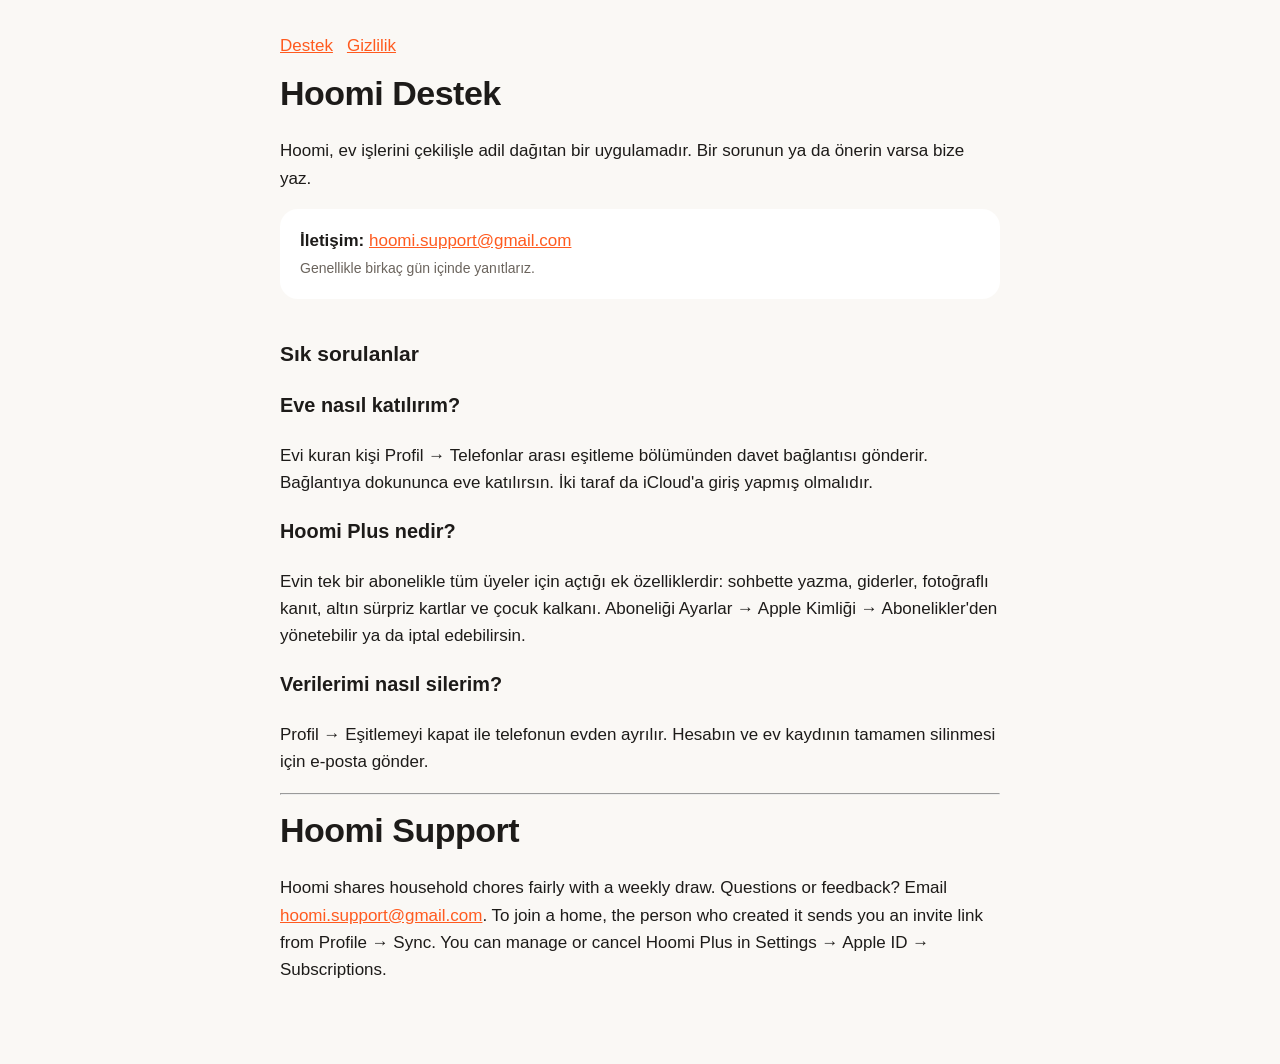
<file: index.html>
<!doctype html><html lang="tr"><head><meta charset="utf-8"><meta name="viewport" content="width=device-width,initial-scale=1">
<title>Hoomi Destek</title><link rel="stylesheet" href="style.css"></head><body><main>
<nav><a href="index.html">Destek</a><a href="privacy.html">Gizlilik</a></nav>
<h1>Hoomi Destek</h1>
<p>Hoomi, ev işlerini çekilişle adil dağıtan bir uygulamadır. Bir sorunun ya da önerin varsa bize yaz.</p>
<div class="card"><strong>İletişim:</strong> <a href="mailto:hoomi.support@gmail.com">hoomi.support@gmail.com</a><br><span class="muted">Genellikle birkaç gün içinde yanıtlarız.</span></div>
<h2>Sık sorulanlar</h2>
<h3>Eve nasıl katılırım?</h3><p>Evi kuran kişi Profil → Telefonlar arası eşitleme bölümünden davet bağlantısı gönderir. Bağlantıya dokununca eve katılırsın. İki taraf da iCloud'a giriş yapmış olmalıdır.</p>
<h3>Hoomi Plus nedir?</h3><p>Evin tek bir abonelikle tüm üyeler için açtığı ek özelliklerdir: sohbette yazma, giderler, fotoğraflı kanıt, altın sürpriz kartlar ve çocuk kalkanı. Aboneliği Ayarlar → Apple Kimliği → Abonelikler'den yönetebilir ya da iptal edebilirsin.</p>
<h3>Verilerimi nasıl silerim?</h3><p>Profil → Eşitlemeyi kapat ile telefonun evden ayrılır. Hesabın ve ev kaydının tamamen silinmesi için e-posta gönder.</p>
<hr><h1 lang="en">Hoomi Support</h1>
<p lang="en">Hoomi shares household chores fairly with a weekly draw. Questions or feedback? Email <a href="mailto:hoomi.support@gmail.com">hoomi.support@gmail.com</a>. To join a home, the person who created it sends you an invite link from Profile → Sync. You can manage or cancel Hoomi Plus in Settings → Apple ID → Subscriptions.</p>
</main></body></html>
</file>
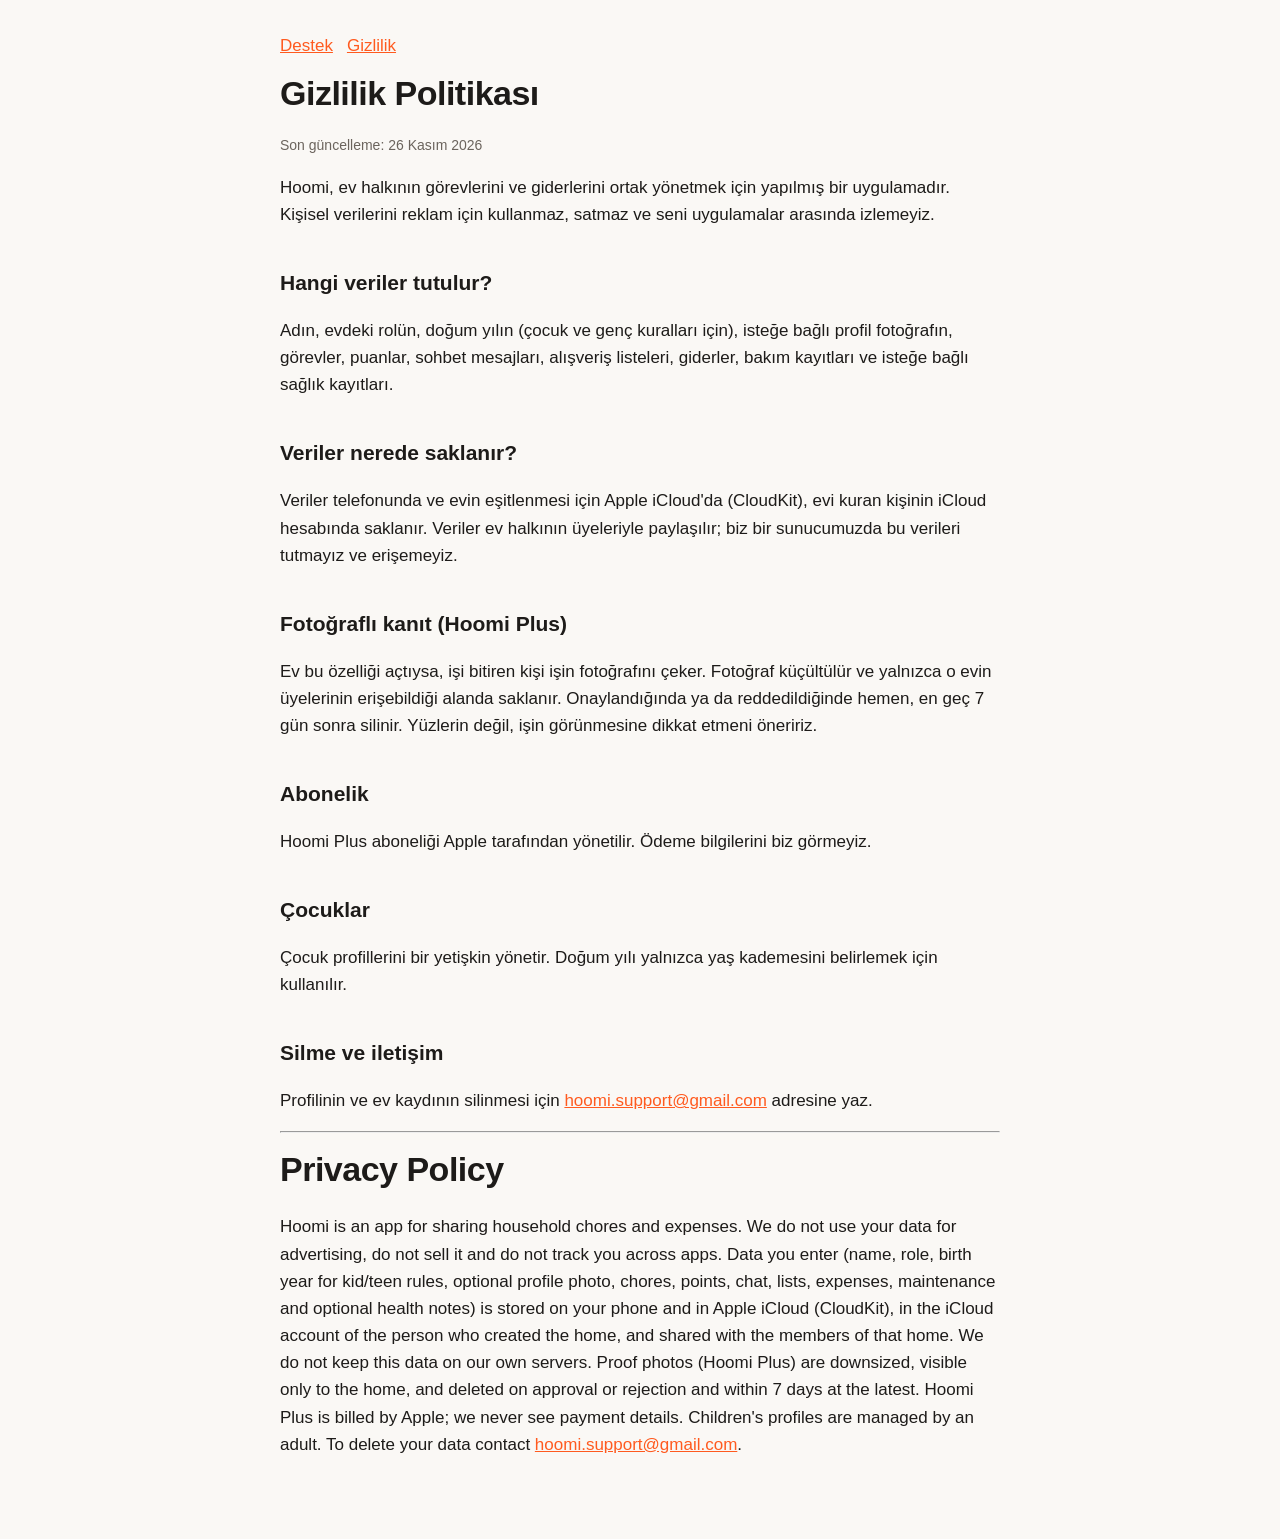
<file: privacy.html>
<!doctype html><html lang="tr"><head><meta charset="utf-8"><meta name="viewport" content="width=device-width,initial-scale=1">
<title>Hoomi Gizlilik Politikası</title><link rel="stylesheet" href="style.css"></head><body><main>
<nav><a href="index.html">Destek</a><a href="privacy.html">Gizlilik</a></nav>
<h1>Gizlilik Politikası</h1><p class="muted">Son güncelleme: 26 Kasım 2026</p>
<p>Hoomi, ev halkının görevlerini ve giderlerini ortak yönetmek için yapılmış bir uygulamadır. Kişisel verilerini reklam için kullanmaz, satmaz ve seni uygulamalar arasında izlemeyiz.</p>
<h2>Hangi veriler tutulur?</h2>
<p>Adın, evdeki rolün, doğum yılın (çocuk ve genç kuralları için), isteğe bağlı profil fotoğrafın, görevler, puanlar, sohbet mesajları, alışveriş listeleri, giderler, bakım kayıtları ve isteğe bağlı sağlık kayıtları.</p>
<h2>Veriler nerede saklanır?</h2>
<p>Veriler telefonunda ve evin eşitlenmesi için Apple iCloud'da (CloudKit), evi kuran kişinin iCloud hesabında saklanır. Veriler ev halkının üyeleriyle paylaşılır; biz bir sunucumuzda bu verileri tutmayız ve erişemeyiz.</p>
<h2>Fotoğraflı kanıt (Hoomi Plus)</h2>
<p>Ev bu özelliği açtıysa, işi bitiren kişi işin fotoğrafını çeker. Fotoğraf küçültülür ve yalnızca o evin üyelerinin erişebildiği alanda saklanır. Onaylandığında ya da reddedildiğinde hemen, en geç 7 gün sonra silinir. Yüzlerin değil, işin görünmesine dikkat etmeni öneririz.</p>
<h2>Abonelik</h2>
<p>Hoomi Plus aboneliği Apple tarafından yönetilir. Ödeme bilgilerini biz görmeyiz.</p>
<h2>Çocuklar</h2>
<p>Çocuk profillerini bir yetişkin yönetir. Doğum yılı yalnızca yaş kademesini belirlemek için kullanılır.</p>
<h2>Silme ve iletişim</h2>
<p>Profilinin ve ev kaydının silinmesi için <a href="mailto:hoomi.support@gmail.com">hoomi.support@gmail.com</a> adresine yaz.</p>
<hr><h1 lang="en">Privacy Policy</h1>
<p lang="en">Hoomi is an app for sharing household chores and expenses. We do not use your data for advertising, do not sell it and do not track you across apps. Data you enter (name, role, birth year for kid/teen rules, optional profile photo, chores, points, chat, lists, expenses, maintenance and optional health notes) is stored on your phone and in Apple iCloud (CloudKit), in the iCloud account of the person who created the home, and shared with the members of that home. We do not keep this data on our own servers. Proof photos (Hoomi Plus) are downsized, visible only to the home, and deleted on approval or rejection and within 7 days at the latest. Hoomi Plus is billed by Apple; we never see payment details. Children's profiles are managed by an adult. To delete your data contact <a href="mailto:hoomi.support@gmail.com">hoomi.support@gmail.com</a>.</p>
</main></body></html>
</file>
<file: style.css>
:root{--bg:#faf8f5;--ink:#1d1b19;--muted:#6b645d;--accent:#ff5a1f;--card:#fff}
@media(prefers-color-scheme:dark){:root{--bg:#17140f;--ink:#f4efe9;--muted:#b3aaa0;--card:#211d17}}
body{margin:0;background:var(--bg);color:var(--ink);font:17px/1.6 -apple-system,Segoe UI,Roboto,sans-serif}
main{max-width:720px;margin:0 auto;padding:32px 20px 64px}
h1{font-size:34px;letter-spacing:-.5px;margin:.2em 0}h2{margin-top:1.8em;font-size:21px}
a{color:var(--accent)}.card{background:var(--card);border-radius:18px;padding:18px 20px;margin:16px 0}
.muted{color:var(--muted);font-size:14px}nav a{margin-right:14px}
</file>
